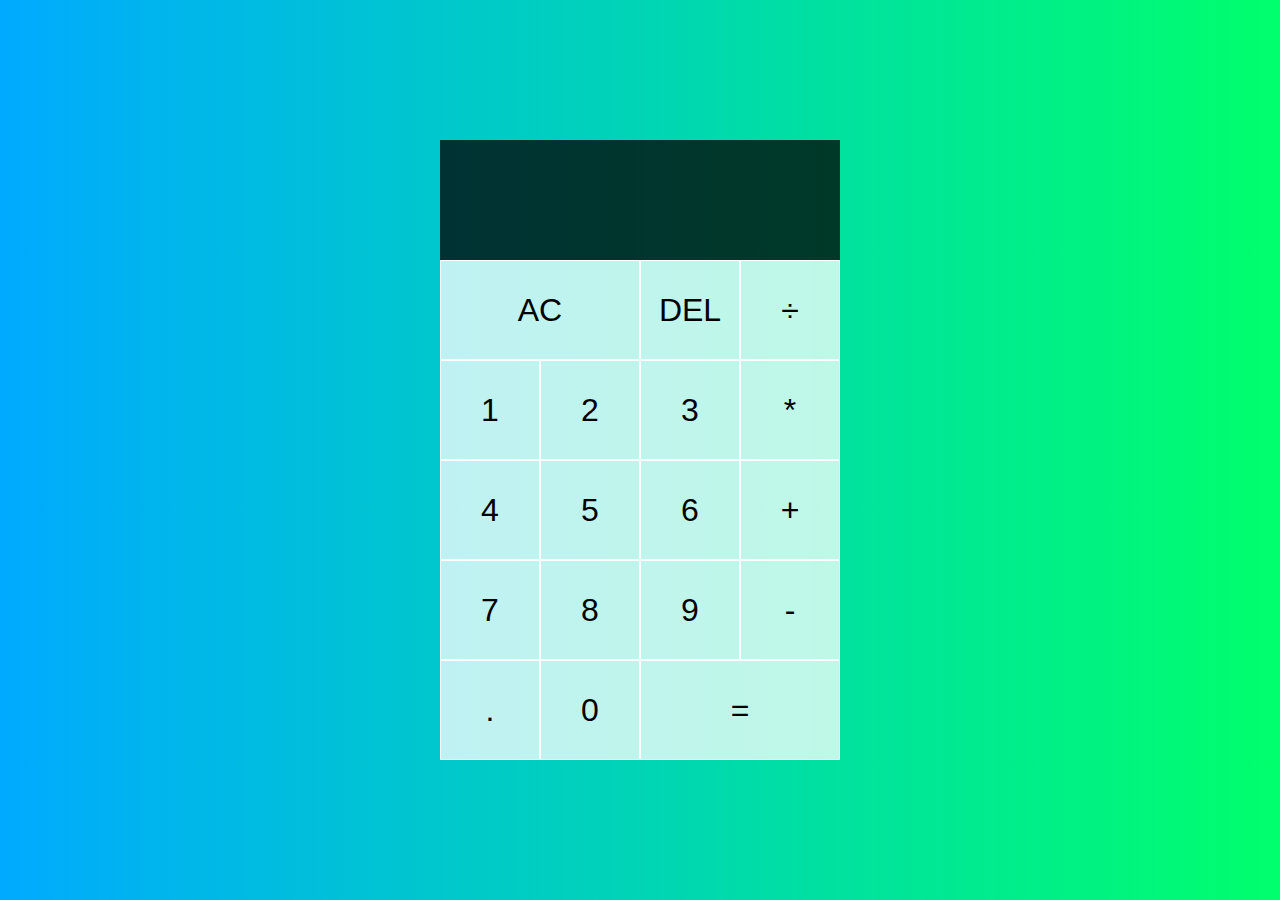
<file: Task/Task-1/index.html>
<!DOCTYPE html>
<html lang="en">
<head>
  <meta charset="UTF-8">
  <meta name="viewport" content="width=device-width, initial-scale=1.0">
  <meta http-equiv="X-UA-Compatible" content="ie=edge">
  <title>Calculator</title>
  <link href="styles.css" rel="stylesheet">
  <script src="script.js" defer></script>
</head>
<body>
  <div class="calculator-grid">
    <div class="output">
      <div data-previous-operand class="previous-operand"></div>
      <div data-current-operand class="current-operand"></div>
    </div>
    <button data-all-clear class="span-two">AC</button>
    <button data-delete>DEL</button>
    <button data-operation>÷</button>
    <button data-number>1</button>
    <button data-number>2</button>
    <button data-number>3</button>
    <button data-operation>*</button>
    <button data-number>4</button>
    <button data-number>5</button>
    <button data-number>6</button>
    <button data-operation>+</button>
    <button data-number>7</button>
    <button data-number>8</button>
    <button data-number>9</button>
    <button data-operation>-</button>
    <button data-number>.</button>
    <button data-number>0</button>
    <button data-equals class="span-two">=</button>
  </div>
</body>
</html>
</file>
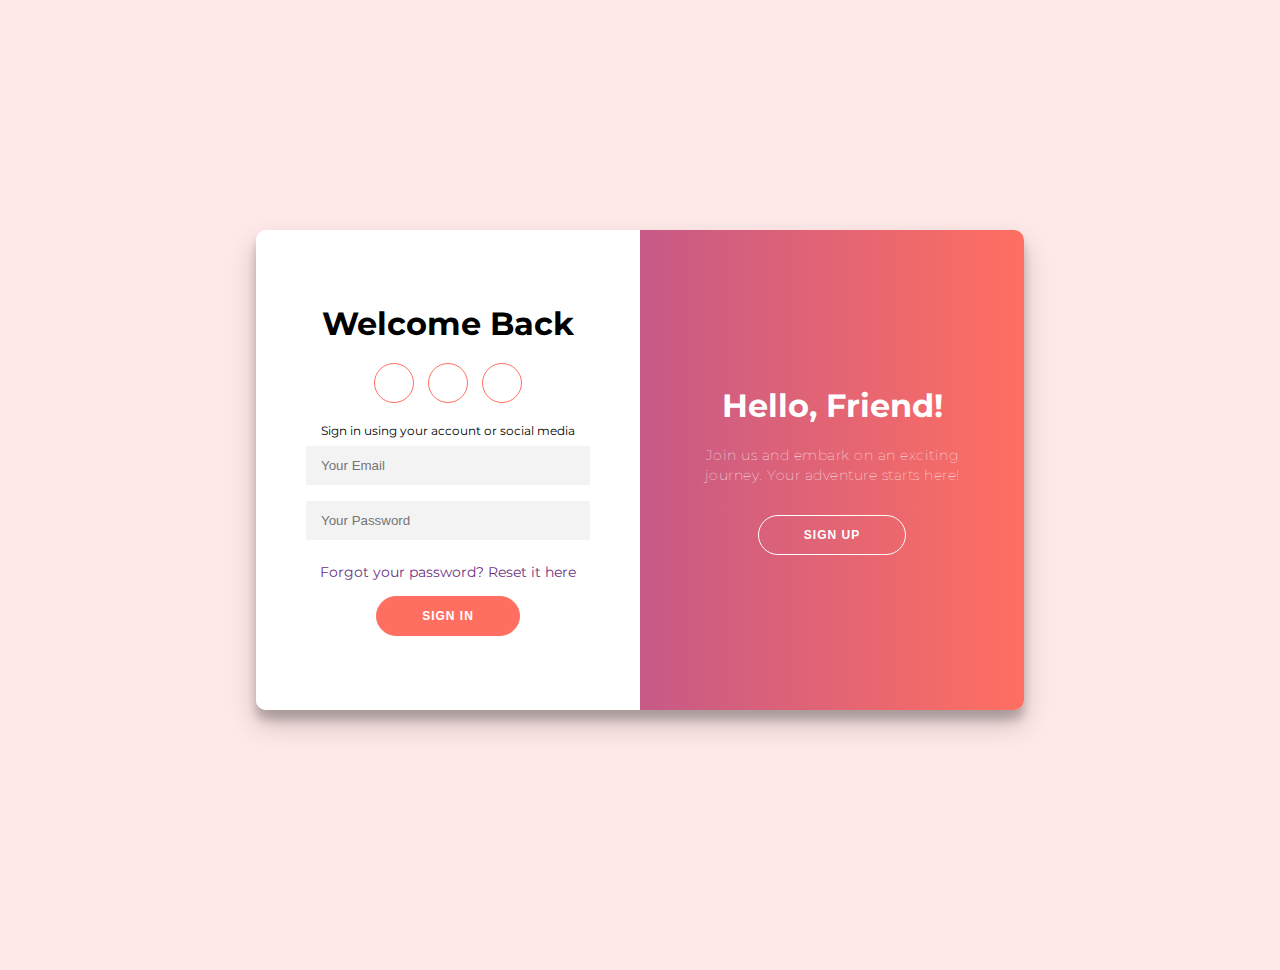
<file: Task/Task-4/index.html>
<!DOCTYPE html>
<html lang="en">

<head>
    <meta charset="UTF-8">
    <meta http-equiv="X-UA-Compatible" content="IE=edge">
    <meta name="viewport" content="width=device-width, initial-scale=1.0">
    <title>Login Radius - Sign In/Sign Up</title>
    <link rel="stylesheet" href="https://use.fontawesome.com/releases/v5.8.1/css/all.css"
        integrity="sha384-50oBUHEmvpQ+1lW4y57PTFmhCaXp0ML5d60M1M7uH2+nqUivzIebhndOJK28anvf" crossorigin="anonymous">
    <link rel="stylesheet" href="assets/CSS/style.css">
</head>

<body>
    <div class="container" id="container">
        <div class="form-container sign-up-container">
            <form action="#">
                <h1>Create Your Account</h1>
                <div class="social-container">
                    <a href="#" class="social"><i class="fab fa-facebook-f"></i></a>
                    <a href="#" class="social"><i class="fab fa-google-plus-g"></i></a>
                    <a href="#" class="social"><i class="fab fa-linkedin-in"></i></a>
                </div>
                <span>Sign up quickly with social media or use your email</span>
                <input type="text" placeholder="Your Name" />
                <input type="email" placeholder="Your Email" />
                <input type="password" placeholder="Choose a Password" />
                <button>Sign Up</button>
            </form>
        </div>
        <div class="form-container sign-in-container">
            <form action="#">
                <h1>Welcome Back</h1>
                <div class="social-container">
                    <a href="#" class="social"><i class="fab fa-facebook-f"></i></a>
                    <a href="#" class="social"><i class="fab fa-google-plus-g"></i></a>
                    <a href="#" class="social"><i class="fab fa-linkedin-in"></i></a>
                </div>
                <span>Sign in using your account or social media</span>
                <input type="email" placeholder="Your Email" />
                <input type="password" placeholder="Your Password" />
                <a href="#">Forgot your password? Reset it here</a>
                <button>Sign In</button>
            </form>
        </div>
        <div class="overlay-container">
            <div class="overlay">
                <div class="overlay-panel overlay-left">
                    <h1>Welcome Back!</h1>
                    <p>Log in to stay connected and access your personalized dashboard</p>
                    <button class="ghost" id="signIn">Sign In</button>
                </div>
                <div class="overlay-panel overlay-right">
                    <h1>Hello, Friend!</h1>
                    <p>Join us and embark on an exciting journey. Your adventure starts here!</p>
                    <button class="ghost" id="signUp">Sign Up</button>
                </div>
            </div>
        </div>
    </div>
    <script src="assets/JS/main.js"></script>
</body>

</html>
</file>
<file: Task/Task-1/styles.css>
*, *::before, *::after {
  box-sizing: border-box;
  font-family: Gotham Rounded, sans-serif;
  font-weight: normal;
}

body {
  padding: 0;
  margin: 0;
  background: linear-gradient(to right, #00AAFF, #00FF6C);
}

.calculator-grid {
  display: grid;
  justify-content: center;
  align-content: center;
  min-height: 100vh;
  grid-template-columns: repeat(4, 100px);
  grid-template-rows: minmax(120px, auto) repeat(5, 100px);
}

.calculator-grid > button {
  cursor: pointer;
  font-size: 2rem;
  border: 1px solid white;
  outline: none;
  background-color: rgba(255, 255, 255, .75);
}

.calculator-grid > button:hover {
  background-color: rgba(255, 255, 255, .9);
}

.span-two {
  grid-column: span 2;
}

.output {
  grid-column: 1 / -1;
  background-color: rgba(0, 0, 0, .75);
  display: flex;
  align-items: flex-end;
  justify-content: space-around;
  flex-direction: column;
  padding: 10px;
  word-wrap: break-word;
  word-break: break-all;
}

.output .previous-operand {
  color: rgba(255, 255, 255, .75);
  font-size: 1.5rem;
}

.output .current-operand {
  color: white;
  font-size: 2.5rem;
}
</file>
<file: Task/Task-4/assets/CSS/style.css>
@import url('https://fonts.googleapis.com/css?family=Montserrat:400,800');

* {
    box-sizing: border-box;
}

body {
    font-family: 'Montserrat', sans-serif;
    background: #ffe8e8;
    display: flex;
    flex-direction: column;
    justify-content: center;
    align-items: center;
    height: 100vh;
    margin: -20px 0 50px;
    margin-top: 20px;
}

h1 {
    font-weight: bold;
    margin: 0;
}

p {
    font-size: 14px;
    font-weight: 100;
    line-height: 20px;
    letter-spacing: .5px;
    margin: 20px 0 30px;
}

span {
    font-size: 12px;
}

a {
    color: #6c3483;
    font-size: 14px;
    text-decoration: none;
    margin: 15px 0;
}

.container {
    background: #fff;
    border-radius: 10px;
    box-shadow: 0 14px 28px rgba(0, 0, 0, .2), 0 10px 10px rgba(0, 0, 0, .2);
    position: relative;
    overflow: hidden;
    width: 768px;
    max-width: 100%;
    min-height: 480px;
}

.form-container form {
    background: #fff;
    display: flex;
    flex-direction: column;
    padding: 0 50px;
    height: 100%;
    justify-content: center;
    align-items: center;
    text-align: center;
}

.social-container {
    margin: 20px 0;
}

.social-container a {
    border: 1px solid #ff6f61;
    border-radius: 50%;
    display: inline-flex;
    justify-content: center;
    align-items: center;
    margin: 0 5px;
    height: 40px;
    width: 40px;
}

.form-container input {
    background: #f3f3f3;
    border: none;
    padding: 12px 15px;
    margin: 8px 0;
    width: 100%;
}

button {
    border-radius: 20px;
    border: 1px solid #ff6f61;
    background: #ff6f61;
    color: #fff;
    font-size: 12px;
    font-weight: bold;
    padding: 12px 45px;
    letter-spacing: 1px;
    text-transform: uppercase;
    transition: transform 80ms ease-in;
}

button:active {
    transform: scale(.95);
}

button:focus {
    outline: none;
}

button.ghost {
    background: transparent;
    border-color: #fff;
}

.form-container {
    position: absolute;
    top: 0;
    height: 100%;
    transition: all .6s ease-in-out;
}

.sign-in-container {
    left: 0;
    width: 50%;
    z-index: 2;
}

.sign-up-container {
    left: 0;
    width: 50%;
    z-index: 1;
    opacity: 0;
}

.overlay-container {
    position: absolute;
    top: 0;
    left: 50%;
    width: 50%;
    height: 100%;
    overflow: hidden;
    transition: transform .6s ease-in-out;
    z-index: 100;
}

.overlay {
    background: #8e44ad;
    background: linear-gradient(to right, #8e44ad, #ff6f61) no-repeat 0 0 / cover;
    color: #fff;
    position: relative;
    left: -100%;
    height: 100%;
    width: 200%;
    transform: translateY(0);
    transition: transform .6s ease-in-out;
}

.overlay-panel {
    position: absolute;
    top: 0;
    display: flex;
    flex-direction: column;
    justify-content: center;
    align-items: center;
    padding: 0 40px;
    height: 100%;
    width: 50%;
    text-align: center;
    transform: translateY(0);
    transition: transform .6s ease-in-out;
}

.overlay-right {
    right: 0;
    transform: translateY(0);
}

.overlay-left {
    transform: translateY(-20%);
}

.container.right-panel-active .sign-in-container {
    transform: translateY(100%);
}

.container.right-panel-active .overlay-container {
    transform: translateX(-100%);
}

.container.right-panel-active .sign-up-container {
    transform: translateX(100%);
    opacity: 1;
    z-index: 5;
}

.container.right-panel-active .overlay {
    transform: translateX(50%);
}

.container.right-panel-active .overlay-left {
    transform: translateY(0);
}

.container.right-panel-active .overlay-right {
    transform: translateY(20%);
}
</file>
